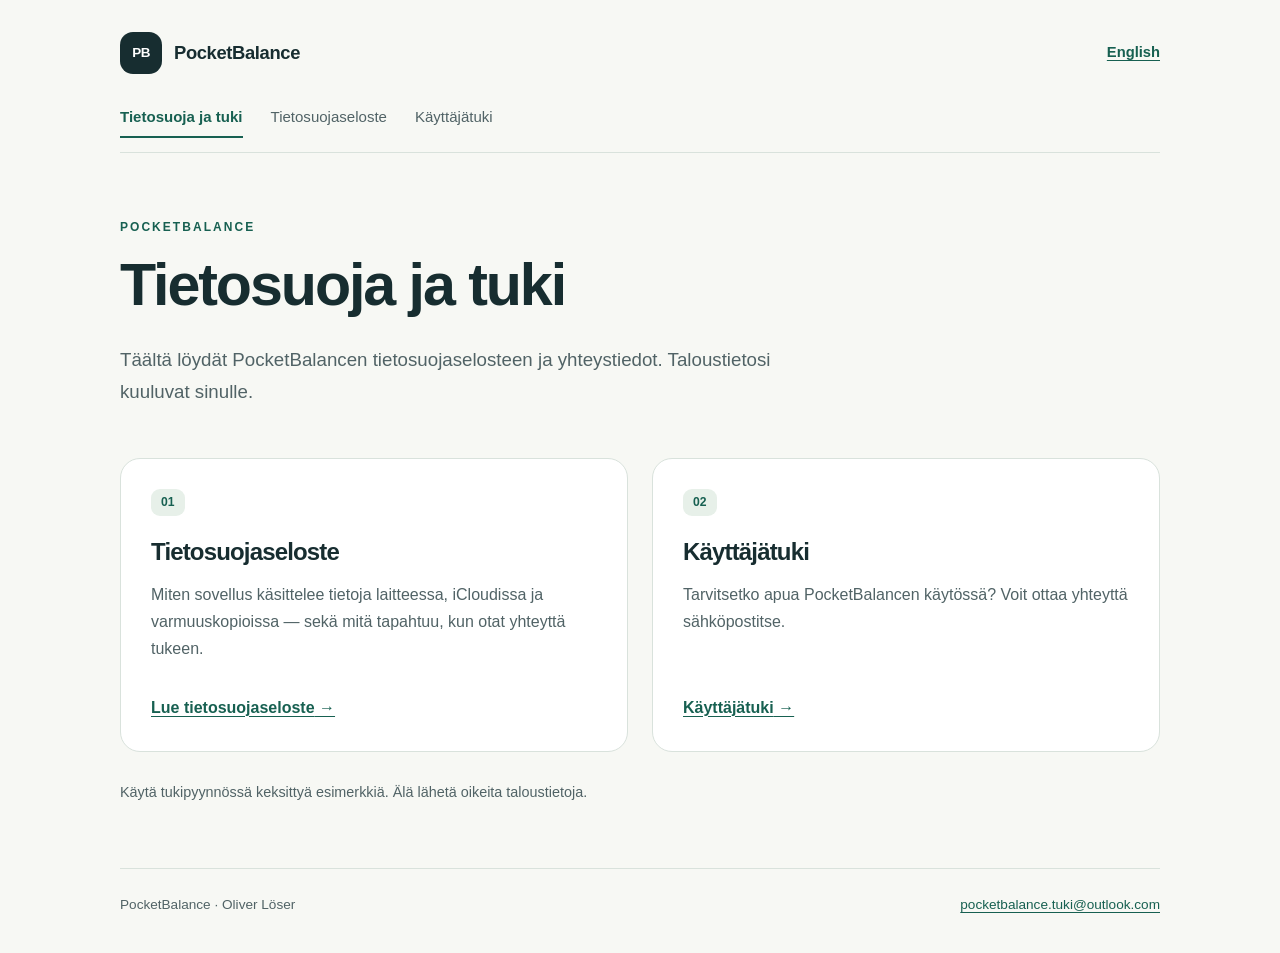
<file: index.html>
<!doctype html>
<html lang="fi">
<head>
<meta charset="utf-8">
<meta name="viewport" content="width=device-width, initial-scale=1">
<meta name="description" content="PocketBalancen tietosuojaseloste ja käyttäjätuki.">
<meta name="referrer" content="no-referrer">
<meta http-equiv="Content-Security-Policy" content="default-src 'self'; style-src 'self'; script-src 'none'; connect-src 'none'; img-src 'self' data:; object-src 'none'; base-uri 'none'; form-action 'none'">
<title>Tietosuoja ja tuki · PocketBalance</title>
<link rel="stylesheet" href="assets/site.css">
</head>
<body>
<a class="skip-link" href="#main">Siirry sisältöön</a>
<div class="page-shell">
<header class="site-header"><a class="brand" href="index.html"><span class="brand-mark" aria-hidden="true">PB</span><span>PocketBalance</span></a>
<a class="language-link" href="en/index.html" lang="en" hreflang="en" aria-label="Kieli: English">English</a></header>
<nav class="site-nav" aria-label="Sivuston navigointi"><a href="index.html" aria-current="page">Tietosuoja ja tuki</a>
<a href="privacy.html">Tietosuojaseloste</a>
<a href="support.html">Käyttäjätuki</a></nav>
<main id="main" tabindex="-1"><section class="hero" aria-labelledby="page-title">
<p class="eyebrow">POCKETBALANCE</p>
<h1 id="page-title">Tietosuoja ja tuki</h1><p class="lead">Täältä löydät PocketBalancen tietosuojaselosteen ja yhteystiedot. Taloustietosi kuuluvat sinulle.</p>
</section>
<div class="cards">
<section class="card"><span class="card-number" aria-hidden="true">01</span>
<h2>Tietosuojaseloste</h2><p>Miten sovellus käsittelee tietoja laitteessa, iCloudissa ja varmuuskopioissa — sekä mitä tapahtuu, kun otat yhteyttä tukeen.</p>
<a class="text-link" href="privacy.html">Lue tietosuojaseloste<span aria-hidden="true"> →</span></a></section>
<section class="card"><span class="card-number" aria-hidden="true">02</span>
<h2>Käyttäjätuki</h2><p>Tarvitsetko apua PocketBalancen käytössä? Voit ottaa yhteyttä sähköpostitse.</p>
<a class="text-link" href="support.html">Käyttäjätuki<span aria-hidden="true"> →</span></a></section>
</div><p class="quiet-note">Käytä tukipyynnössä keksittyä esimerkkiä. Älä lähetä oikeita taloustietoja.</p></main>
<footer class="site-footer"><span>PocketBalance · Oliver Löser</span><a href="mailto:pocketbalance.tuki@outlook.com">pocketbalance.tuki@outlook.com</a></footer>
</div>
</body>
</html>
</file>
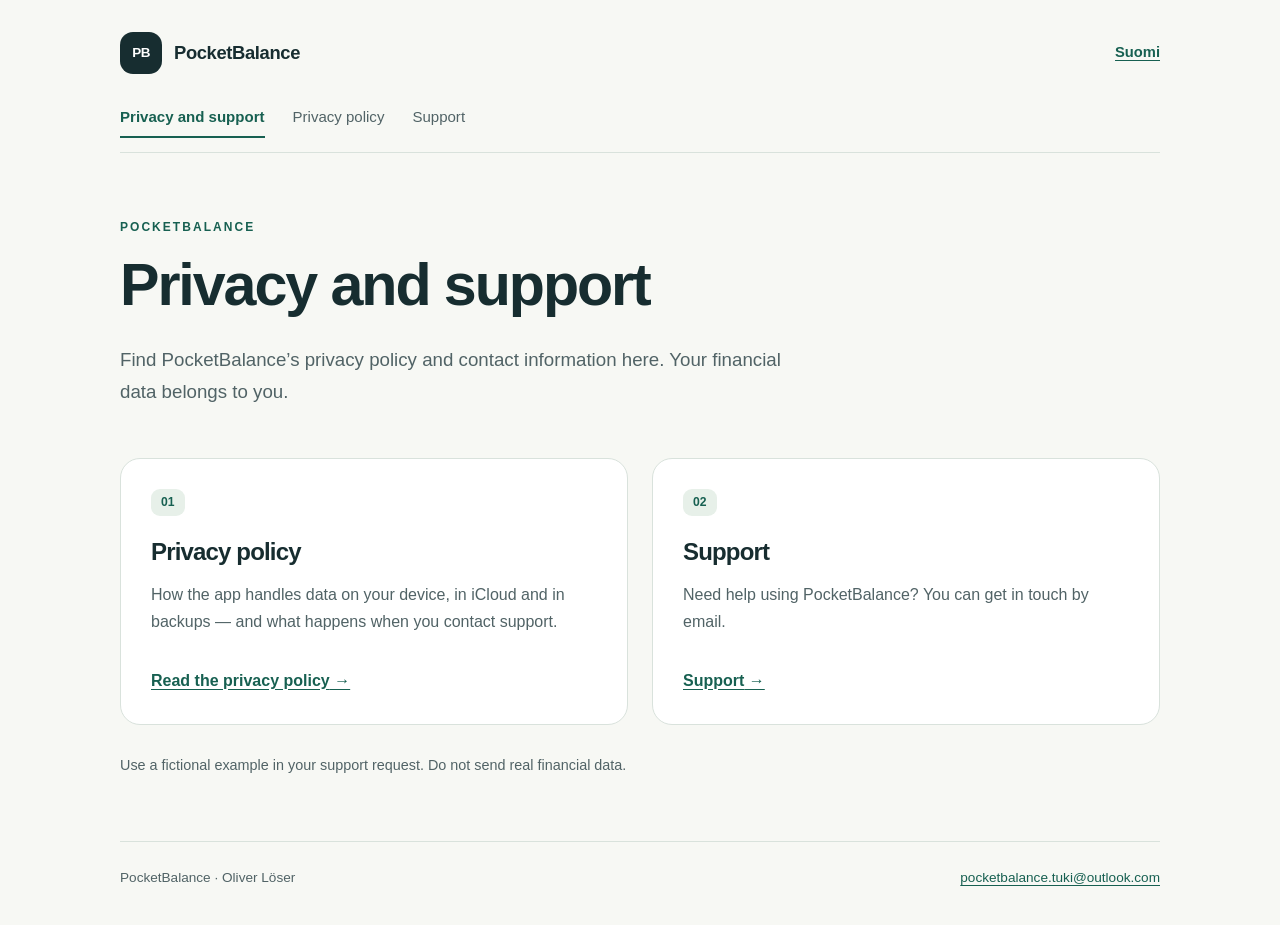
<file: en/index.html>
<!doctype html>
<html lang="en">
<head>
<meta charset="utf-8">
<meta name="viewport" content="width=device-width, initial-scale=1">
<meta name="description" content="PocketBalance’s privacy policy and support contact information.">
<meta name="referrer" content="no-referrer">
<meta http-equiv="Content-Security-Policy" content="default-src 'self'; style-src 'self'; script-src 'none'; connect-src 'none'; img-src 'self' data:; object-src 'none'; base-uri 'none'; form-action 'none'">
<title>Privacy and support · PocketBalance</title>
<link rel="stylesheet" href="../assets/site.css">
</head>
<body>
<a class="skip-link" href="#main">Skip to content</a>
<div class="page-shell">
<header class="site-header"><a class="brand" href="index.html"><span class="brand-mark" aria-hidden="true">PB</span><span>PocketBalance</span></a>
<a class="language-link" href="../index.html" lang="fi" hreflang="fi" aria-label="Language: Suomi">Suomi</a></header>
<nav class="site-nav" aria-label="Site navigation"><a href="index.html" aria-current="page">Privacy and support</a>
<a href="privacy.html">Privacy policy</a>
<a href="support.html">Support</a></nav>
<main id="main" tabindex="-1"><section class="hero" aria-labelledby="page-title">
<p class="eyebrow">POCKETBALANCE</p>
<h1 id="page-title">Privacy and support</h1><p class="lead">Find PocketBalance’s privacy policy and contact information here. Your financial data belongs to you.</p>
</section>
<div class="cards">
<section class="card"><span class="card-number" aria-hidden="true">01</span>
<h2>Privacy policy</h2><p>How the app handles data on your device, in iCloud and in backups — and what happens when you contact support.</p>
<a class="text-link" href="privacy.html">Read the privacy policy<span aria-hidden="true"> →</span></a></section>
<section class="card"><span class="card-number" aria-hidden="true">02</span>
<h2>Support</h2><p>Need help using PocketBalance? You can get in touch by email.</p>
<a class="text-link" href="support.html">Support<span aria-hidden="true"> →</span></a></section>
</div><p class="quiet-note">Use a fictional example in your support request. Do not send real financial data.</p></main>
<footer class="site-footer"><span>PocketBalance · Oliver Löser</span><a href="mailto:pocketbalance.tuki@outlook.com">pocketbalance.tuki@outlook.com</a></footer>
</div>
</body>
</html>
</file>
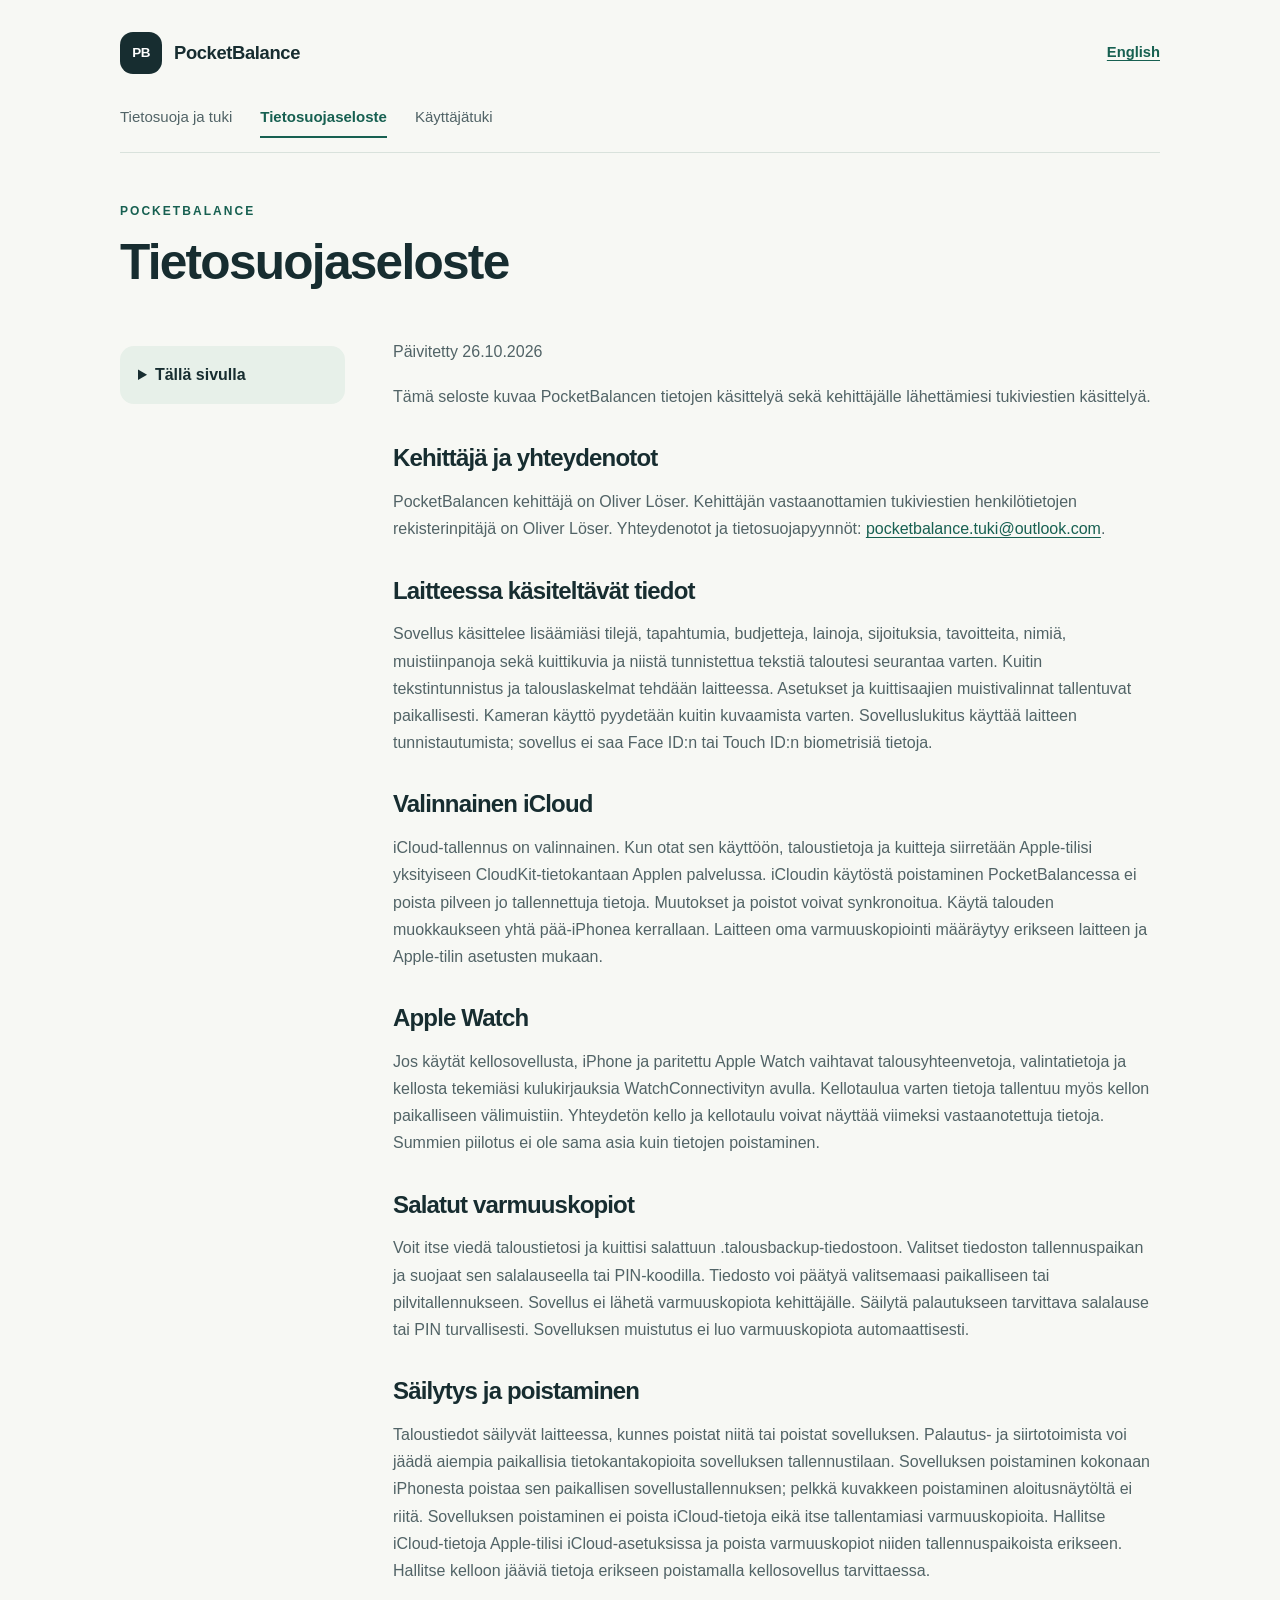
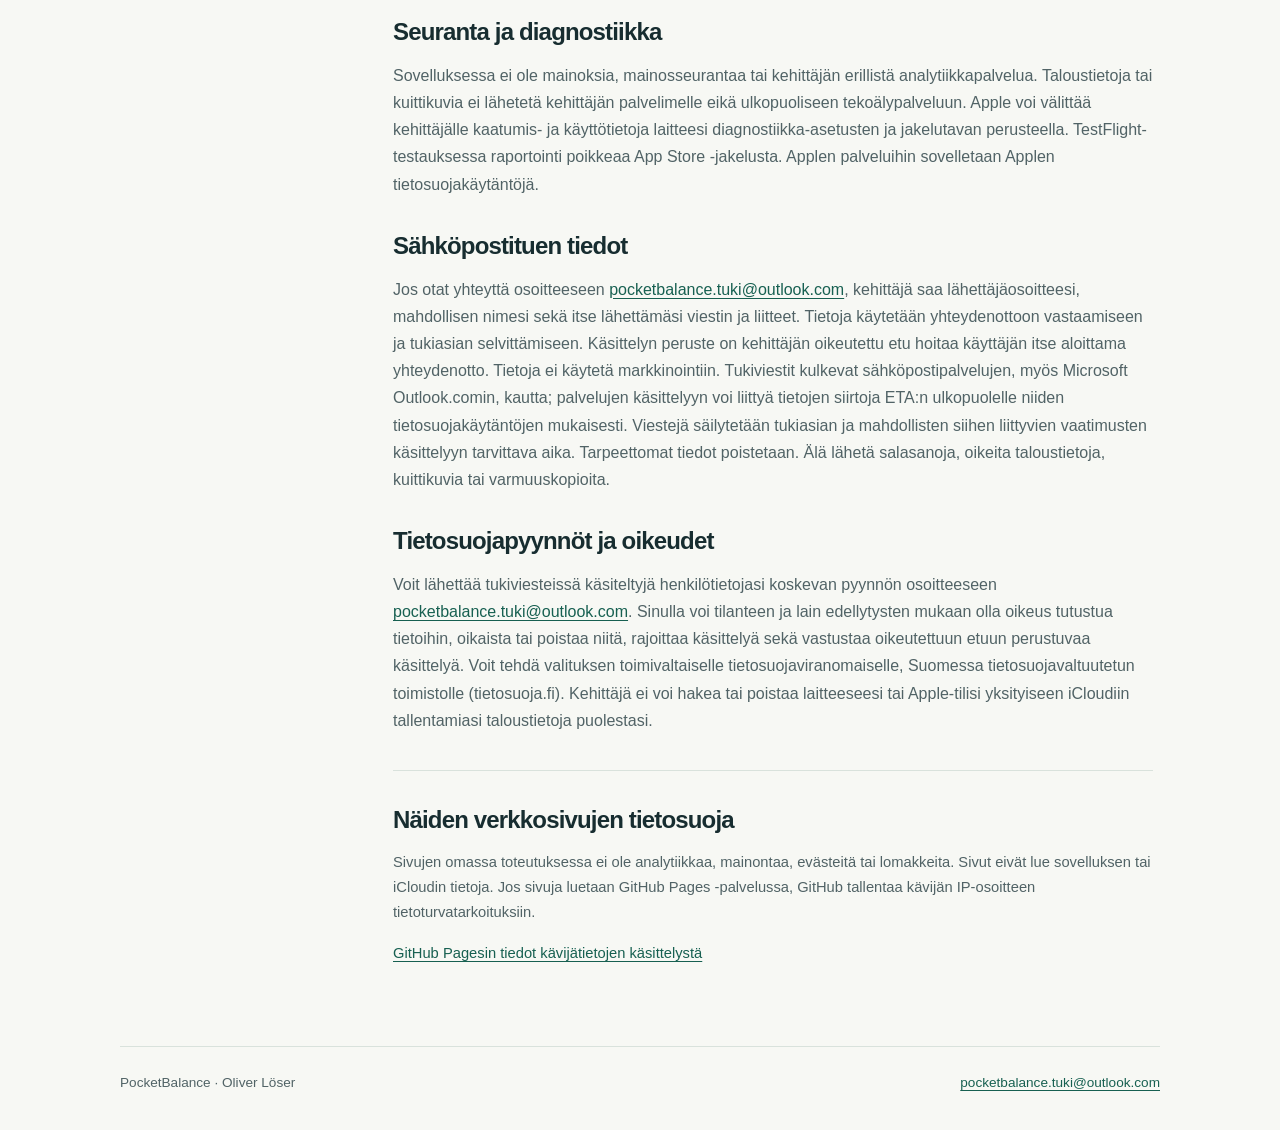
<file: privacy.html>
<!doctype html>
<html lang="fi">
<head>
<meta charset="utf-8">
<meta name="viewport" content="width=device-width, initial-scale=1">
<meta name="description" content="PocketBalancen tietosuojaseloste ja käyttäjätuki.">
<meta name="referrer" content="no-referrer">
<meta http-equiv="Content-Security-Policy" content="default-src 'self'; style-src 'self'; script-src 'none'; connect-src 'none'; img-src 'self' data:; object-src 'none'; base-uri 'none'; form-action 'none'">
<title>Tietosuojaseloste · PocketBalance</title>
<link rel="stylesheet" href="assets/site.css">
</head>
<body>
<a class="skip-link" href="#main">Siirry sisältöön</a>
<div class="page-shell">
<header class="site-header"><a class="brand" href="index.html"><span class="brand-mark" aria-hidden="true">PB</span><span>PocketBalance</span></a>
<a class="language-link" href="en/privacy.html" lang="en" hreflang="en" aria-label="Kieli: English">English</a></header>
<nav class="site-nav" aria-label="Sivuston navigointi"><a href="index.html">Tietosuoja ja tuki</a>
<a href="privacy.html" aria-current="page">Tietosuojaseloste</a>
<a href="support.html">Käyttäjätuki</a></nav>
<main id="main" tabindex="-1"><header class="page-heading"><p class="eyebrow">POCKETBALANCE</p><h1 id="page-title">Tietosuojaseloste</h1></header>
<div class="policy-layout"><aside class="contents"><details><summary>Tällä sivulla</summary><ol><li><a href="#section-1">Kehittäjä ja yhteydenotot</a></li>
<li><a href="#section-2">Laitteessa käsiteltävät tiedot</a></li>
<li><a href="#section-3">Valinnainen iCloud</a></li>
<li><a href="#section-4">Apple Watch</a></li>
<li><a href="#section-5">Salatut varmuuskopiot</a></li>
<li><a href="#section-6">Säilytys ja poistaminen</a></li>
<li><a href="#section-7">Seuranta ja diagnostiikka</a></li>
<li><a href="#section-8">Sähköpostituen tiedot</a></li>
<li><a href="#section-9">Tietosuojapyynnöt ja oikeudet</a></li></ol></details></aside>
<article class="prose" aria-labelledby="page-title"><p>Päivitetty 26.10.2026</p>
<p>Tämä seloste kuvaa PocketBalancen tietojen käsittelyä sekä kehittäjälle lähettämiesi tukiviestien käsittelyä.</p>
<h2 id="section-1">Kehittäjä ja yhteydenotot</h2>
<p>PocketBalancen kehittäjä on Oliver Löser. Kehittäjän vastaanottamien tukiviestien henkilötietojen rekisterinpitäjä on Oliver Löser. Yhteydenotot ja tietosuojapyynnöt: <a href="mailto:pocketbalance.tuki@outlook.com">pocketbalance.tuki@outlook.com</a>.</p>
<h2 id="section-2">Laitteessa käsiteltävät tiedot</h2>
<p>Sovellus käsittelee lisäämiäsi tilejä, tapahtumia, budjetteja, lainoja, sijoituksia, tavoitteita, nimiä, muistiinpanoja sekä kuittikuvia ja niistä tunnistettua tekstiä taloutesi seurantaa varten. Kuitin tekstintunnistus ja talouslaskelmat tehdään laitteessa. Asetukset ja kuittisaajien muistivalinnat tallentuvat paikallisesti. Kameran käyttö pyydetään kuitin kuvaamista varten. Sovelluslukitus käyttää laitteen tunnistautumista; sovellus ei saa Face ID:n tai Touch ID:n biometrisiä tietoja.</p>
<h2 id="section-3">Valinnainen iCloud</h2>
<p>iCloud-tallennus on valinnainen. Kun otat sen käyttöön, taloustietoja ja kuitteja siirretään Apple-tilisi yksityiseen CloudKit-tietokantaan Applen palvelussa. iCloudin käytöstä poistaminen PocketBalancessa ei poista pilveen jo tallennettuja tietoja. Muutokset ja poistot voivat synkronoitua. Käytä talouden muokkaukseen yhtä pää-iPhonea kerrallaan. Laitteen oma varmuuskopiointi määräytyy erikseen laitteen ja Apple-tilin asetusten mukaan.</p>
<h2 id="section-4">Apple Watch</h2>
<p>Jos käytät kellosovellusta, iPhone ja paritettu Apple Watch vaihtavat talousyhteenvetoja, valintatietoja ja kellosta tekemiäsi kulukirjauksia WatchConnectivityn avulla. Kellotaulua varten tietoja tallentuu myös kellon paikalliseen välimuistiin. Yhteydetön kello ja kellotaulu voivat näyttää viimeksi vastaanotettuja tietoja. Summien piilotus ei ole sama asia kuin tietojen poistaminen.</p>
<h2 id="section-5">Salatut varmuuskopiot</h2>
<p>Voit itse viedä taloustietosi ja kuittisi salattuun .talousbackup-tiedostoon. Valitset tiedoston tallennuspaikan ja suojaat sen salalauseella tai PIN-koodilla. Tiedosto voi päätyä valitsemaasi paikalliseen tai pilvitallennukseen. Sovellus ei lähetä varmuuskopiota kehittäjälle. Säilytä palautukseen tarvittava salalause tai PIN turvallisesti. Sovelluksen muistutus ei luo varmuuskopiota automaattisesti.</p>
<h2 id="section-6">Säilytys ja poistaminen</h2>
<p>Taloustiedot säilyvät laitteessa, kunnes poistat niitä tai poistat sovelluksen. Palautus- ja siirtotoimista voi jäädä aiempia paikallisia tietokantakopioita sovelluksen tallennustilaan. Sovelluksen poistaminen kokonaan iPhonesta poistaa sen paikallisen sovellustallennuksen; pelkkä kuvakkeen poistaminen aloitusnäytöltä ei riitä. Sovelluksen poistaminen ei poista iCloud-tietoja eikä itse tallentamiasi varmuuskopioita. Hallitse iCloud-tietoja Apple-tilisi iCloud-asetuksissa ja poista varmuuskopiot niiden tallennuspaikoista erikseen. Hallitse kelloon jääviä tietoja erikseen poistamalla kellosovellus tarvittaessa.</p>
<h2 id="section-7">Seuranta ja diagnostiikka</h2>
<p>Sovelluksessa ei ole mainoksia, mainosseurantaa tai kehittäjän erillistä analytiikkapalvelua. Taloustietoja tai kuittikuvia ei lähetetä kehittäjän palvelimelle eikä ulkopuoliseen tekoälypalveluun. Apple voi välittää kehittäjälle kaatumis- ja käyttötietoja laitteesi diagnostiikka-asetusten ja jakelutavan perusteella. TestFlight-testauksessa raportointi poikkeaa App Store -jakelusta. Applen palveluihin sovelletaan Applen tietosuojakäytäntöjä.</p>
<h2 id="section-8">Sähköpostituen tiedot</h2>
<p>Jos otat yhteyttä osoitteeseen <a href="mailto:pocketbalance.tuki@outlook.com">pocketbalance.tuki@outlook.com</a>, kehittäjä saa lähettäjäosoitteesi, mahdollisen nimesi sekä itse lähettämäsi viestin ja liitteet. Tietoja käytetään yhteydenottoon vastaamiseen ja tukiasian selvittämiseen. Käsittelyn peruste on kehittäjän oikeutettu etu hoitaa käyttäjän itse aloittama yhteydenotto. Tietoja ei käytetä markkinointiin. Tukiviestit kulkevat sähköpostipalvelujen, myös Microsoft Outlook.comin, kautta; palvelujen käsittelyyn voi liittyä tietojen siirtoja ETA:n ulkopuolelle niiden tietosuojakäytäntöjen mukaisesti. Viestejä säilytetään tukiasian ja mahdollisten siihen liittyvien vaatimusten käsittelyyn tarvittava aika. Tarpeettomat tiedot poistetaan. Älä lähetä salasanoja, oikeita taloustietoja, kuittikuvia tai varmuuskopioita.</p>
<h2 id="section-9">Tietosuojapyynnöt ja oikeudet</h2>
<p>Voit lähettää tukiviesteissä käsiteltyjä henkilötietojasi koskevan pyynnön osoitteeseen <a href="mailto:pocketbalance.tuki@outlook.com">pocketbalance.tuki@outlook.com</a>. Sinulla voi tilanteen ja lain edellytysten mukaan olla oikeus tutustua tietoihin, oikaista tai poistaa niitä, rajoittaa käsittelyä sekä vastustaa oikeutettuun etuun perustuvaa käsittelyä. Voit tehdä valituksen toimivaltaiselle tietosuojaviranomaiselle, Suomessa tietosuojavaltuutetun toimistolle (tietosuoja.fi). Kehittäjä ei voi hakea tai poistaa laitteeseesi tai Apple-tilisi yksityiseen iCloudiin tallentamiasi taloustietoja puolestasi.</p>
<section class="hosting-note"><h2>Näiden verkkosivujen tietosuoja</h2><p>Sivujen omassa toteutuksessa ei ole analytiikkaa, mainontaa, evästeitä tai lomakkeita. Sivut eivät lue sovelluksen tai iCloudin tietoja. Jos sivuja luetaan GitHub Pages -palvelussa, GitHub tallentaa kävijän IP-osoitteen tietoturvatarkoituksiin.</p>
<p><a href="https://docs.github.com/en/pages/getting-started-with-github-pages/what-is-github-pages#data-collection" rel="noreferrer">GitHub Pagesin tiedot kävijätietojen käsittelystä</a></p></section>
</article></div></main>
<footer class="site-footer"><span>PocketBalance · Oliver Löser</span><a href="mailto:pocketbalance.tuki@outlook.com">pocketbalance.tuki@outlook.com</a></footer>
</div>
</body>
</html>
</file>
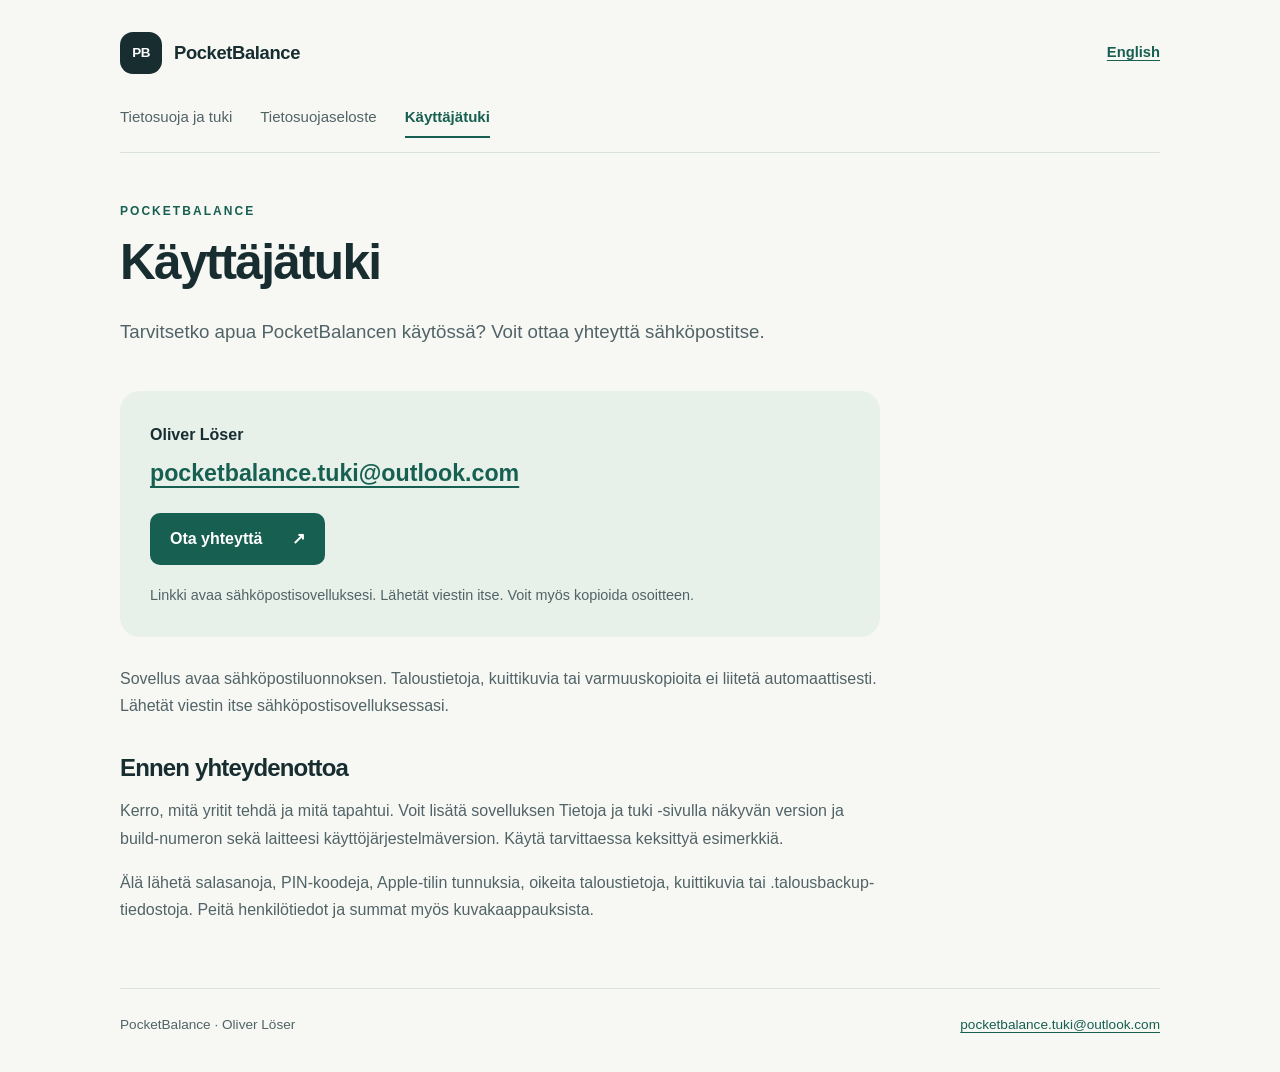
<file: support.html>
<!doctype html>
<html lang="fi">
<head>
<meta charset="utf-8">
<meta name="viewport" content="width=device-width, initial-scale=1">
<meta name="description" content="PocketBalancen tietosuojaseloste ja käyttäjätuki.">
<meta name="referrer" content="no-referrer">
<meta http-equiv="Content-Security-Policy" content="default-src 'self'; style-src 'self'; script-src 'none'; connect-src 'none'; img-src 'self' data:; object-src 'none'; base-uri 'none'; form-action 'none'">
<title>Käyttäjätuki · PocketBalance</title>
<link rel="stylesheet" href="assets/site.css">
</head>
<body>
<a class="skip-link" href="#main">Siirry sisältöön</a>
<div class="page-shell">
<header class="site-header"><a class="brand" href="index.html"><span class="brand-mark" aria-hidden="true">PB</span><span>PocketBalance</span></a>
<a class="language-link" href="en/support.html" lang="en" hreflang="en" aria-label="Kieli: English">English</a></header>
<nav class="site-nav" aria-label="Sivuston navigointi"><a href="index.html">Tietosuoja ja tuki</a>
<a href="privacy.html">Tietosuojaseloste</a>
<a href="support.html" aria-current="page">Käyttäjätuki</a></nav>
<main id="main" tabindex="-1"><header class="page-heading"><p class="eyebrow">POCKETBALANCE</p><h1 id="page-title">Käyttäjätuki</h1><p class="lead">Tarvitsetko apua PocketBalancen käytössä? Voit ottaa yhteyttä sähköpostitse.</p></header>
<section class="contact-card" aria-label="Ota yhteyttä"><p class="contact-name">Oliver Löser</p>
<a class="email" href="mailto:pocketbalance.tuki@outlook.com?subject=PocketBalance%20%E2%80%93%20tukipyynt%C3%B6">pocketbalance.tuki@outlook.com</a>
<a class="button" href="mailto:pocketbalance.tuki@outlook.com?subject=PocketBalance%20%E2%80%93%20tukipyynt%C3%B6">Ota yhteyttä<span aria-hidden="true"> ↗</span></a>
<p class="contact-note">Linkki avaa sähköpostisovelluksesi. Lähetät viestin itse. Voit myös kopioida osoitteen.</p></section>
<article class="prose support-prose" aria-labelledby="page-title"><p>Sovellus avaa sähköpostiluonnoksen. Taloustietoja, kuittikuvia tai varmuuskopioita ei liitetä automaattisesti. Lähetät viestin itse sähköpostisovelluksessasi.</p>
<h2 id="section-1">Ennen yhteydenottoa</h2>
<p>Kerro, mitä yritit tehdä ja mitä tapahtui. Voit lisätä sovelluksen Tietoja ja tuki -sivulla näkyvän version ja build-numeron sekä laitteesi käyttöjärjestelmäversion. Käytä tarvittaessa keksittyä esimerkkiä.</p>
<p>Älä lähetä salasanoja, PIN-koodeja, Apple-tilin tunnuksia, oikeita taloustietoja, kuittikuvia tai .talousbackup-tiedostoja. Peitä henkilötiedot ja summat myös kuvakaappauksista.</p></article></main>
<footer class="site-footer"><span>PocketBalance · Oliver Löser</span><a href="mailto:pocketbalance.tuki@outlook.com">pocketbalance.tuki@outlook.com</a></footer>
</div>
</body>
</html>
</file>
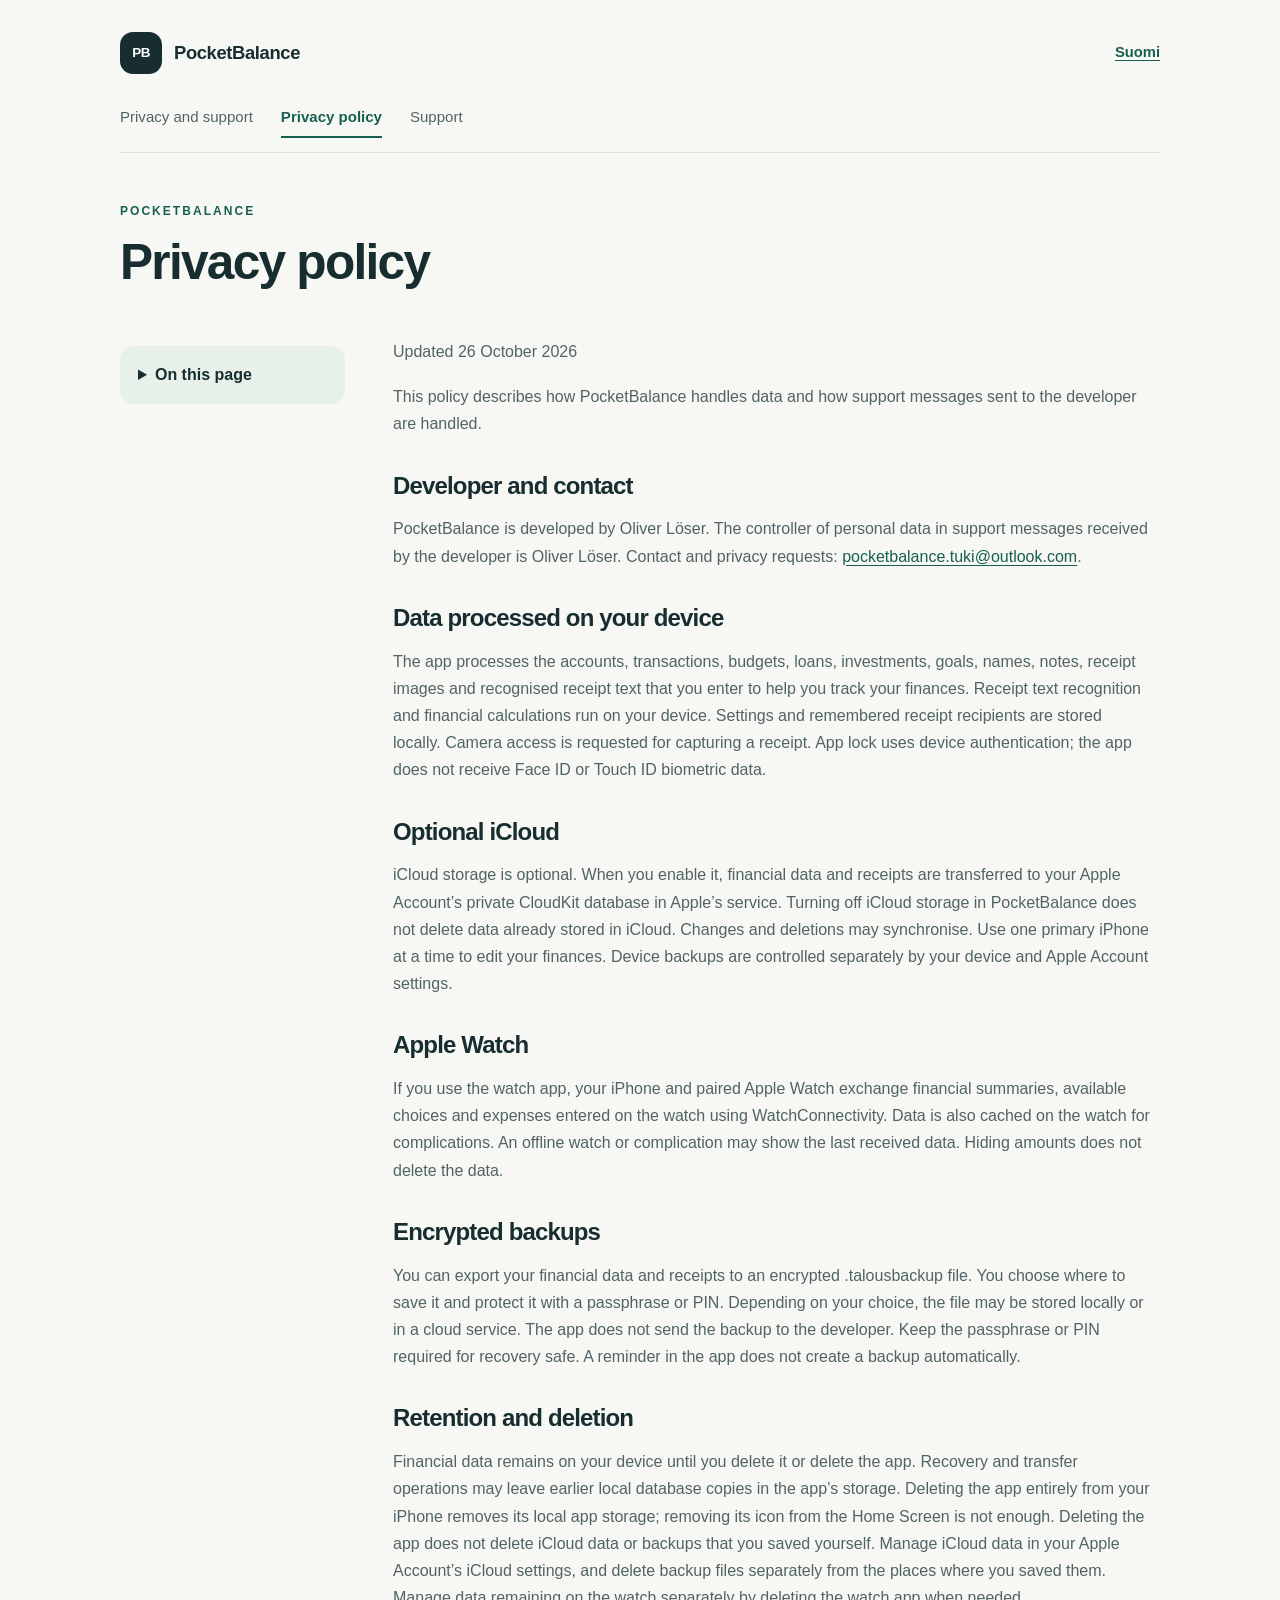
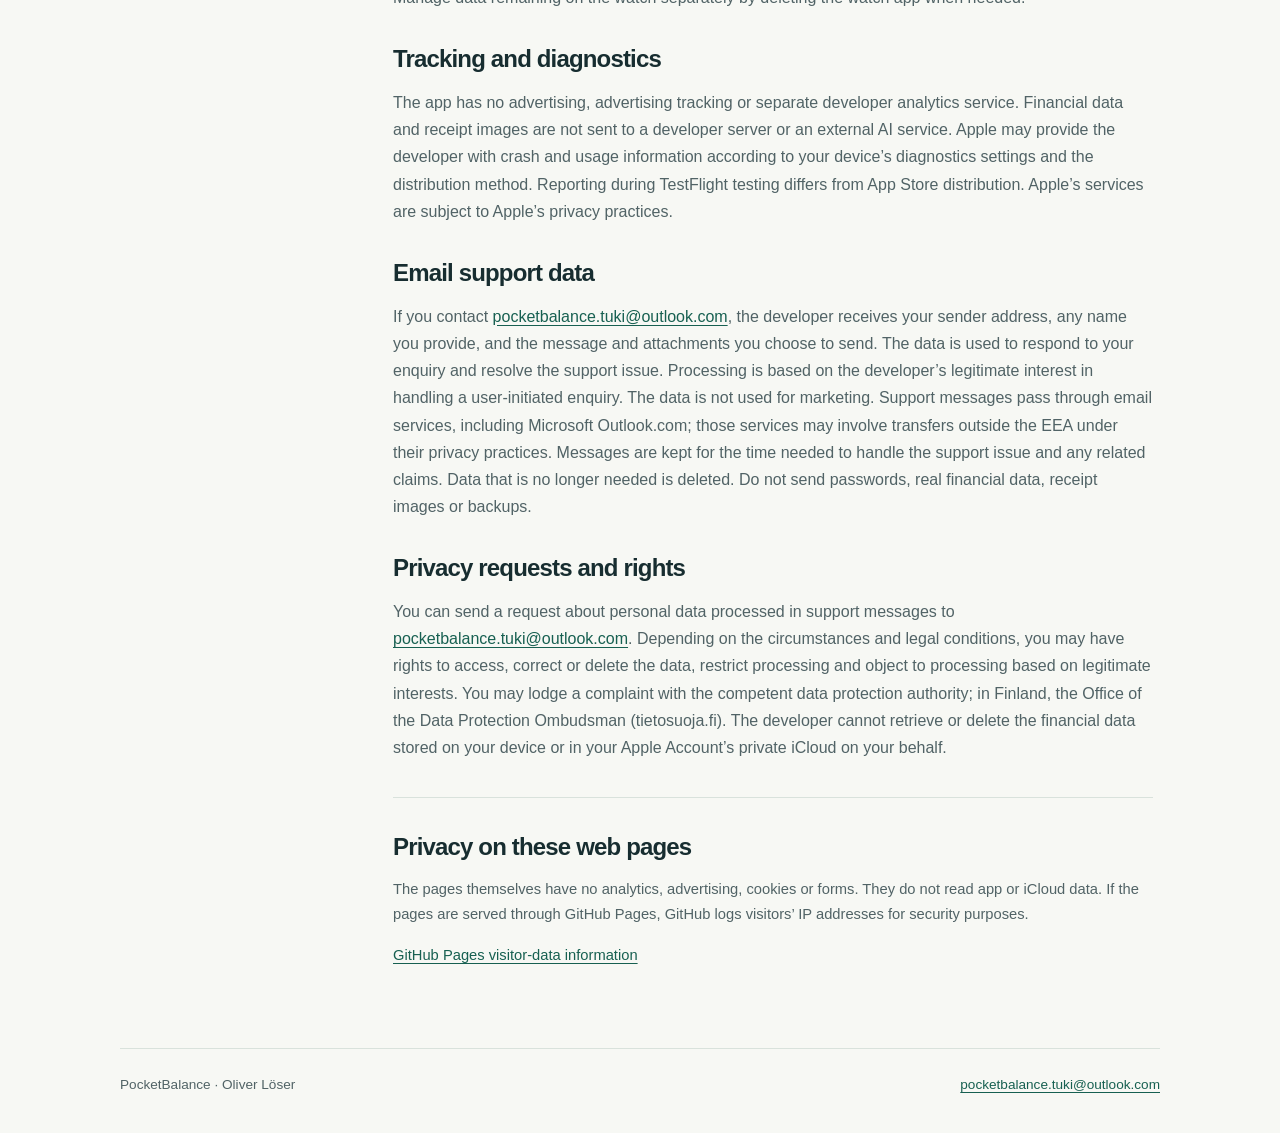
<file: en/privacy.html>
<!doctype html>
<html lang="en">
<head>
<meta charset="utf-8">
<meta name="viewport" content="width=device-width, initial-scale=1">
<meta name="description" content="PocketBalance’s privacy policy and support contact information.">
<meta name="referrer" content="no-referrer">
<meta http-equiv="Content-Security-Policy" content="default-src 'self'; style-src 'self'; script-src 'none'; connect-src 'none'; img-src 'self' data:; object-src 'none'; base-uri 'none'; form-action 'none'">
<title>Privacy policy · PocketBalance</title>
<link rel="stylesheet" href="../assets/site.css">
</head>
<body>
<a class="skip-link" href="#main">Skip to content</a>
<div class="page-shell">
<header class="site-header"><a class="brand" href="index.html"><span class="brand-mark" aria-hidden="true">PB</span><span>PocketBalance</span></a>
<a class="language-link" href="../privacy.html" lang="fi" hreflang="fi" aria-label="Language: Suomi">Suomi</a></header>
<nav class="site-nav" aria-label="Site navigation"><a href="index.html">Privacy and support</a>
<a href="privacy.html" aria-current="page">Privacy policy</a>
<a href="support.html">Support</a></nav>
<main id="main" tabindex="-1"><header class="page-heading"><p class="eyebrow">POCKETBALANCE</p><h1 id="page-title">Privacy policy</h1></header>
<div class="policy-layout"><aside class="contents"><details><summary>On this page</summary><ol><li><a href="#section-1">Developer and contact</a></li>
<li><a href="#section-2">Data processed on your device</a></li>
<li><a href="#section-3">Optional iCloud</a></li>
<li><a href="#section-4">Apple Watch</a></li>
<li><a href="#section-5">Encrypted backups</a></li>
<li><a href="#section-6">Retention and deletion</a></li>
<li><a href="#section-7">Tracking and diagnostics</a></li>
<li><a href="#section-8">Email support data</a></li>
<li><a href="#section-9">Privacy requests and rights</a></li></ol></details></aside>
<article class="prose" aria-labelledby="page-title"><p>Updated 26 October 2026</p>
<p>This policy describes how PocketBalance handles data and how support messages sent to the developer are handled.</p>
<h2 id="section-1">Developer and contact</h2>
<p>PocketBalance is developed by Oliver Löser. The controller of personal data in support messages received by the developer is Oliver Löser. Contact and privacy requests: <a href="mailto:pocketbalance.tuki@outlook.com">pocketbalance.tuki@outlook.com</a>.</p>
<h2 id="section-2">Data processed on your device</h2>
<p>The app processes the accounts, transactions, budgets, loans, investments, goals, names, notes, receipt images and recognised receipt text that you enter to help you track your finances. Receipt text recognition and financial calculations run on your device. Settings and remembered receipt recipients are stored locally. Camera access is requested for capturing a receipt. App lock uses device authentication; the app does not receive Face ID or Touch ID biometric data.</p>
<h2 id="section-3">Optional iCloud</h2>
<p>iCloud storage is optional. When you enable it, financial data and receipts are transferred to your Apple Account’s private CloudKit database in Apple’s service. Turning off iCloud storage in PocketBalance does not delete data already stored in iCloud. Changes and deletions may synchronise. Use one primary iPhone at a time to edit your finances. Device backups are controlled separately by your device and Apple Account settings.</p>
<h2 id="section-4">Apple Watch</h2>
<p>If you use the watch app, your iPhone and paired Apple Watch exchange financial summaries, available choices and expenses entered on the watch using WatchConnectivity. Data is also cached on the watch for complications. An offline watch or complication may show the last received data. Hiding amounts does not delete the data.</p>
<h2 id="section-5">Encrypted backups</h2>
<p>You can export your financial data and receipts to an encrypted .talousbackup file. You choose where to save it and protect it with a passphrase or PIN. Depending on your choice, the file may be stored locally or in a cloud service. The app does not send the backup to the developer. Keep the passphrase or PIN required for recovery safe. A reminder in the app does not create a backup automatically.</p>
<h2 id="section-6">Retention and deletion</h2>
<p>Financial data remains on your device until you delete it or delete the app. Recovery and transfer operations may leave earlier local database copies in the app’s storage. Deleting the app entirely from your iPhone removes its local app storage; removing its icon from the Home Screen is not enough. Deleting the app does not delete iCloud data or backups that you saved yourself. Manage iCloud data in your Apple Account’s iCloud settings, and delete backup files separately from the places where you saved them. Manage data remaining on the watch separately by deleting the watch app when needed.</p>
<h2 id="section-7">Tracking and diagnostics</h2>
<p>The app has no advertising, advertising tracking or separate developer analytics service. Financial data and receipt images are not sent to a developer server or an external AI service. Apple may provide the developer with crash and usage information according to your device’s diagnostics settings and the distribution method. Reporting during TestFlight testing differs from App Store distribution. Apple’s services are subject to Apple’s privacy practices.</p>
<h2 id="section-8">Email support data</h2>
<p>If you contact <a href="mailto:pocketbalance.tuki@outlook.com">pocketbalance.tuki@outlook.com</a>, the developer receives your sender address, any name you provide, and the message and attachments you choose to send. The data is used to respond to your enquiry and resolve the support issue. Processing is based on the developer’s legitimate interest in handling a user-initiated enquiry. The data is not used for marketing. Support messages pass through email services, including Microsoft Outlook.com; those services may involve transfers outside the EEA under their privacy practices. Messages are kept for the time needed to handle the support issue and any related claims. Data that is no longer needed is deleted. Do not send passwords, real financial data, receipt images or backups.</p>
<h2 id="section-9">Privacy requests and rights</h2>
<p>You can send a request about personal data processed in support messages to <a href="mailto:pocketbalance.tuki@outlook.com">pocketbalance.tuki@outlook.com</a>. Depending on the circumstances and legal conditions, you may have rights to access, correct or delete the data, restrict processing and object to processing based on legitimate interests. You may lodge a complaint with the competent data protection authority; in Finland, the Office of the Data Protection Ombudsman (tietosuoja.fi). The developer cannot retrieve or delete the financial data stored on your device or in your Apple Account’s private iCloud on your behalf.</p>
<section class="hosting-note"><h2>Privacy on these web pages</h2><p>The pages themselves have no analytics, advertising, cookies or forms. They do not read app or iCloud data. If the pages are served through GitHub Pages, GitHub logs visitors’ IP addresses for security purposes.</p>
<p><a href="https://docs.github.com/en/pages/getting-started-with-github-pages/what-is-github-pages#data-collection" rel="noreferrer">GitHub Pages visitor-data information</a></p></section>
</article></div></main>
<footer class="site-footer"><span>PocketBalance · Oliver Löser</span><a href="mailto:pocketbalance.tuki@outlook.com">pocketbalance.tuki@outlook.com</a></footer>
</div>
</body>
</html>
</file>
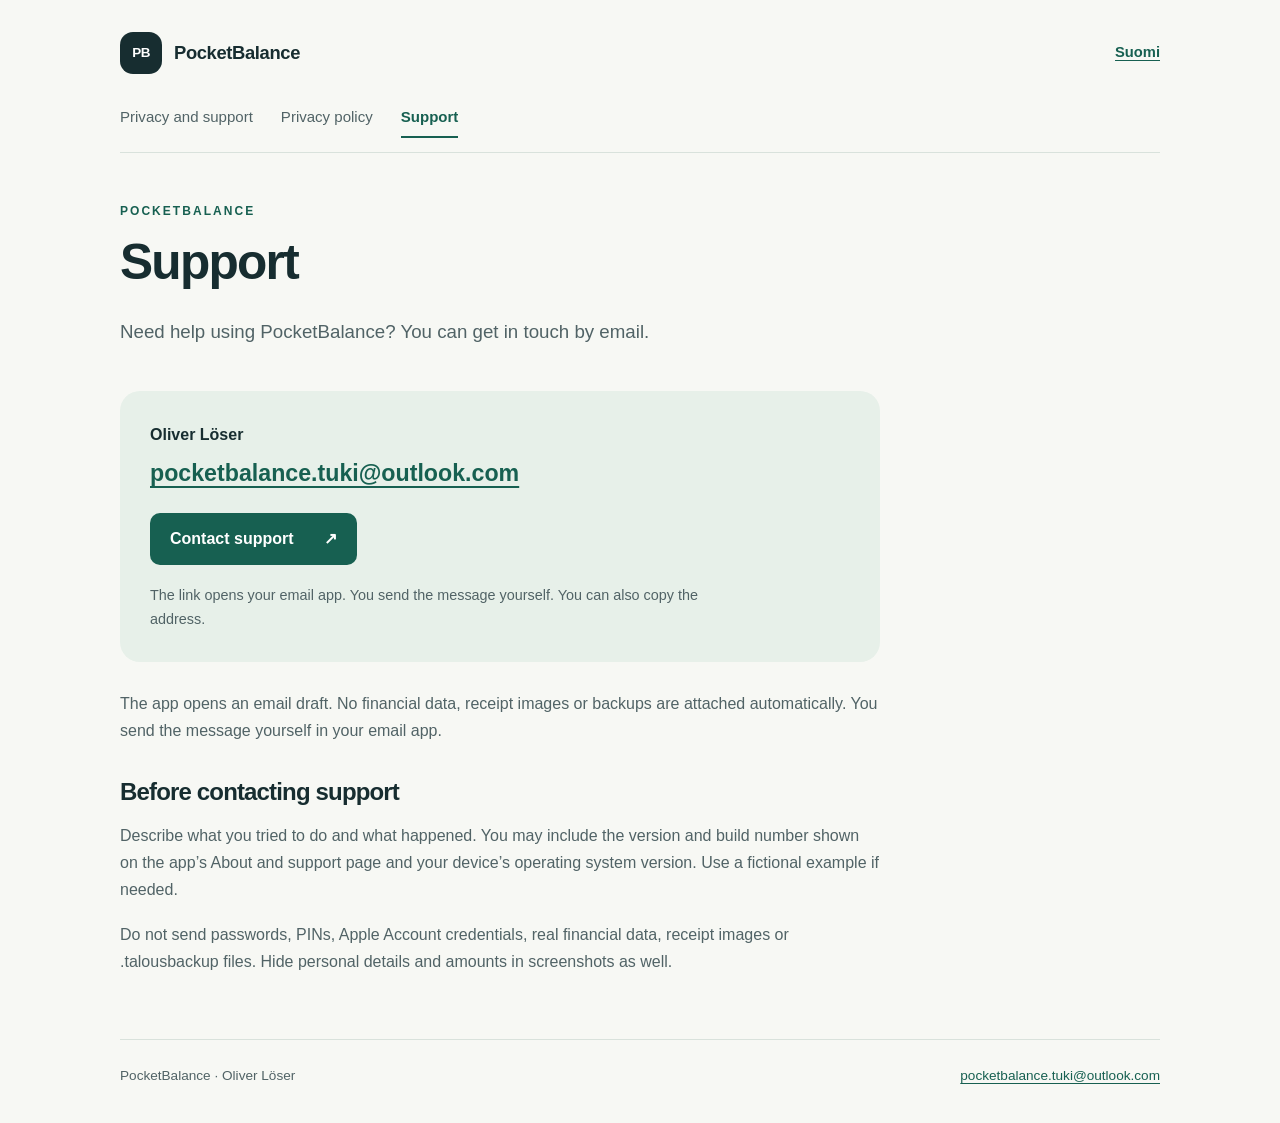
<file: en/support.html>
<!doctype html>
<html lang="en">
<head>
<meta charset="utf-8">
<meta name="viewport" content="width=device-width, initial-scale=1">
<meta name="description" content="PocketBalance’s privacy policy and support contact information.">
<meta name="referrer" content="no-referrer">
<meta http-equiv="Content-Security-Policy" content="default-src 'self'; style-src 'self'; script-src 'none'; connect-src 'none'; img-src 'self' data:; object-src 'none'; base-uri 'none'; form-action 'none'">
<title>Support · PocketBalance</title>
<link rel="stylesheet" href="../assets/site.css">
</head>
<body>
<a class="skip-link" href="#main">Skip to content</a>
<div class="page-shell">
<header class="site-header"><a class="brand" href="index.html"><span class="brand-mark" aria-hidden="true">PB</span><span>PocketBalance</span></a>
<a class="language-link" href="../support.html" lang="fi" hreflang="fi" aria-label="Language: Suomi">Suomi</a></header>
<nav class="site-nav" aria-label="Site navigation"><a href="index.html">Privacy and support</a>
<a href="privacy.html">Privacy policy</a>
<a href="support.html" aria-current="page">Support</a></nav>
<main id="main" tabindex="-1"><header class="page-heading"><p class="eyebrow">POCKETBALANCE</p><h1 id="page-title">Support</h1><p class="lead">Need help using PocketBalance? You can get in touch by email.</p></header>
<section class="contact-card" aria-label="Contact support"><p class="contact-name">Oliver Löser</p>
<a class="email" href="mailto:pocketbalance.tuki@outlook.com?subject=PocketBalance%20%E2%80%93%20support%20request">pocketbalance.tuki@outlook.com</a>
<a class="button" href="mailto:pocketbalance.tuki@outlook.com?subject=PocketBalance%20%E2%80%93%20support%20request">Contact support<span aria-hidden="true"> ↗</span></a>
<p class="contact-note">The link opens your email app. You send the message yourself. You can also copy the address.</p></section>
<article class="prose support-prose" aria-labelledby="page-title"><p>The app opens an email draft. No financial data, receipt images or backups are attached automatically. You send the message yourself in your email app.</p>
<h2 id="section-1">Before contacting support</h2>
<p>Describe what you tried to do and what happened. You may include the version and build number shown on the app’s About and support page and your device’s operating system version. Use a fictional example if needed.</p>
<p>Do not send passwords, PINs, Apple Account credentials, real financial data, receipt images or .talousbackup files. Hide personal details and amounts in screenshots as well.</p></article></main>
<footer class="site-footer"><span>PocketBalance · Oliver Löser</span><a href="mailto:pocketbalance.tuki@outlook.com">pocketbalance.tuki@outlook.com</a></footer>
</div>
</body>
</html>
</file>
<file: assets/site.css>
:root {
  color-scheme: light;
  --paper: #f7f8f4;
  --card: #ffffff;
  --ink: #172d30;
  --muted: #516366;
  --accent: #176051;
  --soft: #e7f0e9;
  --line: #d9e2dc;
  font-family: -apple-system, BlinkMacSystemFont, "Segoe UI", sans-serif;
  background: var(--paper);
  color: var(--ink);
  font-size: 16px;
}
* { box-sizing: border-box; }
body { margin: 0; line-height: 1.7; }
a { color: var(--accent); text-underline-offset: .2em; }
a:hover { text-decoration-thickness: 2px; }
a:focus-visible, summary:focus-visible { outline: 3px solid var(--accent); outline-offset: 5px; border-radius: 3px; }
.page-shell { width: min(100% - 48px, 1040px); margin: 0 auto; }
.site-header { display: flex; justify-content: space-between; align-items: center; gap: 24px; padding: 32px 0 24px; }
.brand { display: flex; align-items: center; gap: 12px; color: var(--ink); font-size: 1.15rem; font-weight: 700; text-decoration: none; letter-spacing: -.02em; }
.brand-mark { display: grid; place-items: center; width: 42px; height: 42px; border-radius: 13px; background: var(--ink); color: var(--card); font-size: .84rem; letter-spacing: -.04em; }
.language-link { font-size: .92rem; font-weight: 600; padding: 8px 0 8px 12px; }
.site-nav { display: flex; gap: 8px 28px; flex-wrap: wrap; border-bottom: 1px solid var(--line); padding-bottom: 16px; font-size: .94rem; }
.site-nav a { padding: 6px 0; color: var(--muted); text-decoration: none; }
.site-nav a[aria-current="page"] { color: var(--accent); box-shadow: 0 2px 0 var(--accent); font-weight: 650; }
main { min-height: 55vh; outline: none; }
h1, h2 { line-height: 1.2; letter-spacing: -.035em; text-wrap: balance; }
h1 { font-size: clamp(2.2rem, 6vw, 3.7rem); font-weight: 650; margin: 12px 0 24px; }
h2 { font-size: 1.5rem; font-weight: 650; }
p { margin: 0 0 1.1em; }
.eyebrow { color: var(--accent); font-size: .75rem; font-weight: 750; letter-spacing: .17em; margin: 0; }
.hero { max-width: 760px; padding: 64px 0 30px; }
.lead { max-width: 670px; font-size: 1.17rem; color: var(--muted); line-height: 1.7; }
.cards { display: grid; grid-template-columns: 1fr 1fr; gap: 24px; }
.card { background: var(--card); border: 1px solid var(--line); border-radius: 20px; padding: 30px; display: flex; flex-direction: column; }
.card-number { color: var(--accent); background: var(--soft); border-radius: 9px; width: fit-content; padding: 3px 10px; font-size: .76rem; font-weight: 700; }
.card h2 { margin: 22px 0 14px; }
.card p { color: var(--muted); }
.text-link { margin-top: auto; padding-top: 14px; font-weight: 650; }
.quiet-note { color: var(--muted); font-size: .9rem; max-width: 730px; margin: 28px 0 0; }
.page-heading { padding: 48px 0 22px; max-width: 760px; }
.page-heading h1 { font-size: clamp(2.1rem, 5vw, 3.1rem); }
.policy-layout { display: grid; grid-template-columns: 225px minmax(0, 1fr); gap: 48px; }
.contents { color: var(--muted); padding-top: 8px; }
.contents details { background: var(--soft); border-radius: 14px; padding: 15px 18px; }
.contents summary { cursor: pointer; font-weight: 650; color: var(--ink); }
.contents ol { padding-left: 20px; margin: 14px 0 0; font-size: .9rem; }
.contents li { padding: 4px 0; }
.prose { max-width: 760px; overflow-wrap: anywhere; }
.prose h2 { margin: 34px 0 15px; scroll-margin-top: 24px; }
.prose p { color: var(--muted); }
.hosting-note { border-top: 1px solid var(--line); margin-top: 36px; padding-top: 1px; }
.hosting-note p { font-size: .92rem; }
.contact-card { max-width: 760px; border-radius: 20px; background: var(--soft); padding: 30px; }
.contact-name { margin-bottom: 6px; font-weight: 600; }
.email { display: block; font-size: clamp(1rem, 3.8vw, 1.45rem); font-weight: 650; overflow-wrap: anywhere; margin-bottom: 20px; }
.button { display: inline-flex; align-items: center; gap: 30px; text-decoration: none; background: var(--accent); color: #fff; padding: 12px 20px; border-radius: 10px; font-weight: 650; }
.button:hover { filter: brightness(.9); }
.contact-note { font-size: .9rem; color: var(--muted); margin: 18px 0 0; max-width: 600px; }
.support-prose { padding-top: 28px; }
.site-footer { margin-top: 64px; padding: 24px 0 36px; border-top: 1px solid var(--line); display: flex; justify-content: space-between; gap: 12px 24px; flex-wrap: wrap; font-size: .85rem; color: var(--muted); overflow-wrap: anywhere; }
.skip-link { position: absolute; left: 16px; top: -100px; padding: 12px 20px; background: var(--card); z-index: 1; }
.skip-link:focus { top: 12px; }
@media (max-width: 720px) {
  .page-shell { width: min(100% - 32px, 1040px); }
  .site-header { padding-top: 22px; gap: 12px; }
  .site-nav { gap: 4px 20px; font-size: .88rem; }
  .hero { padding-top: 42px; }
  .cards, .policy-layout { grid-template-columns: 1fr; gap: 20px; }
  .card, .contact-card { padding: 24px; }
  .card h2 { margin-top: 18px; }
  .page-heading { padding-top: 38px; }
  .site-footer { margin-top: 44px; flex-direction: column; }
}
@media print {
  :root { --paper: #fff; --ink: #000; --muted: #222; }
  .site-nav, .language-link, .skip-link, .contents, .button { display: none; }
  .page-shell { width: 100%; }
  .policy-layout { display: block; }
  .prose { max-width: none; }
  h2 { break-after: avoid; }
  p { orphans: 3; widows: 3; }
  .site-footer { margin-top: 24px; }
}
</file>
